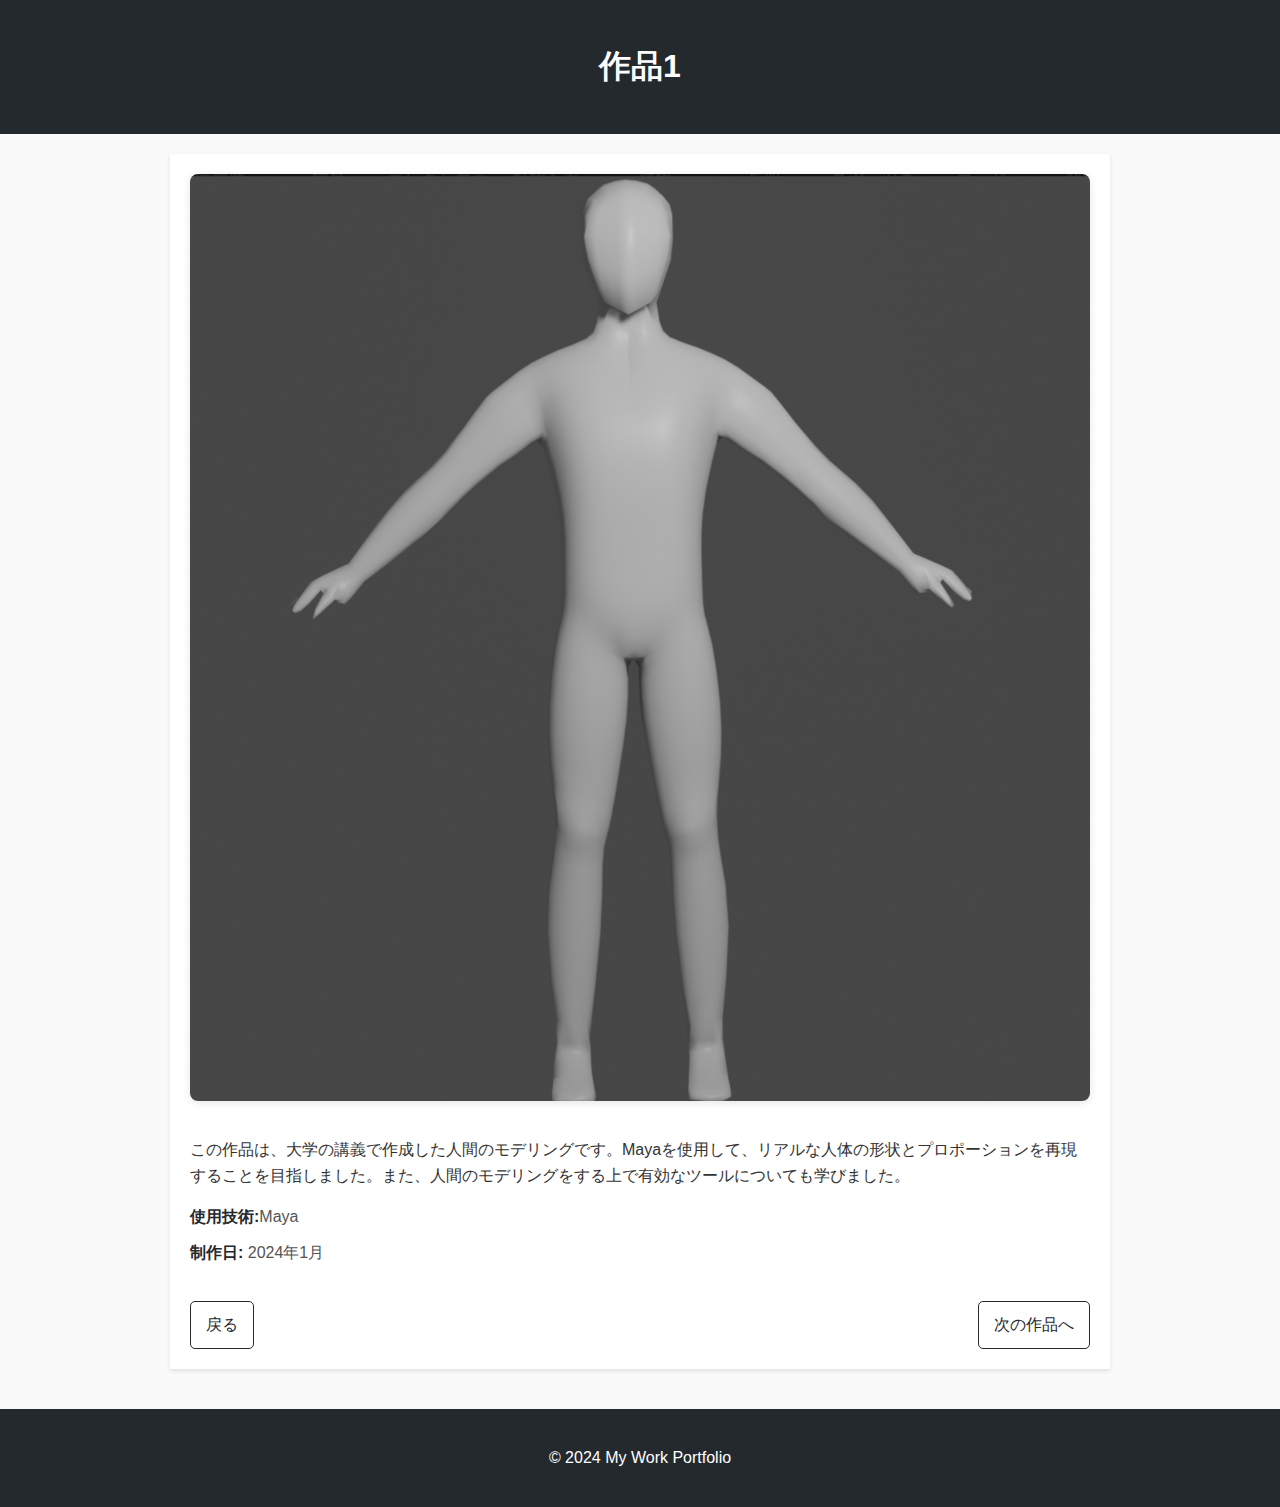
<file: works1.html>
<!DOCTYPE html>
<html lang="ja">
<head>
    <meta charset="UTF-8">
    <title>作品1の詳細</title>
    <meta name="viewport" content="width=device-width, initial-scale=1.0">
    <link rel="stylesheet" href="styles.css">
</head>
<body>
    <header class="work-header">
        <h1>作品1</h1>
    </header>
    <main class="work-main">
        <section class="work-details">
            <img src="img/works1.jpg" alt="作品1の説明" class="work-image">
            <div class="work-description">
                <p>この作品は、大学の講義で作成した人間のモデリングです。Mayaを使用して、リアルな人体の形状とプロポーションを再現することを目指しました。また、人間のモデリングをする上で有効なツールについても学びました。
                </p>
                <ul class="work-info">
                    <li><strong>使用技術:</strong>Maya</li>
                    <li><strong>制作日:</strong> 2024年1月</li>
                </ul>
            </div>
        </section>
        <nav class="navigation">
            <a href="index.html" class="back-link">戻る</a>
            <a href="works2.html" class="next-work-link">次の作品へ</a>
        </nav>
    </main>
    <footer class="work-footer">
        <p>&copy; 2024 My Work Portfolio</p>
    </footer>
</body>
</html>
</file>
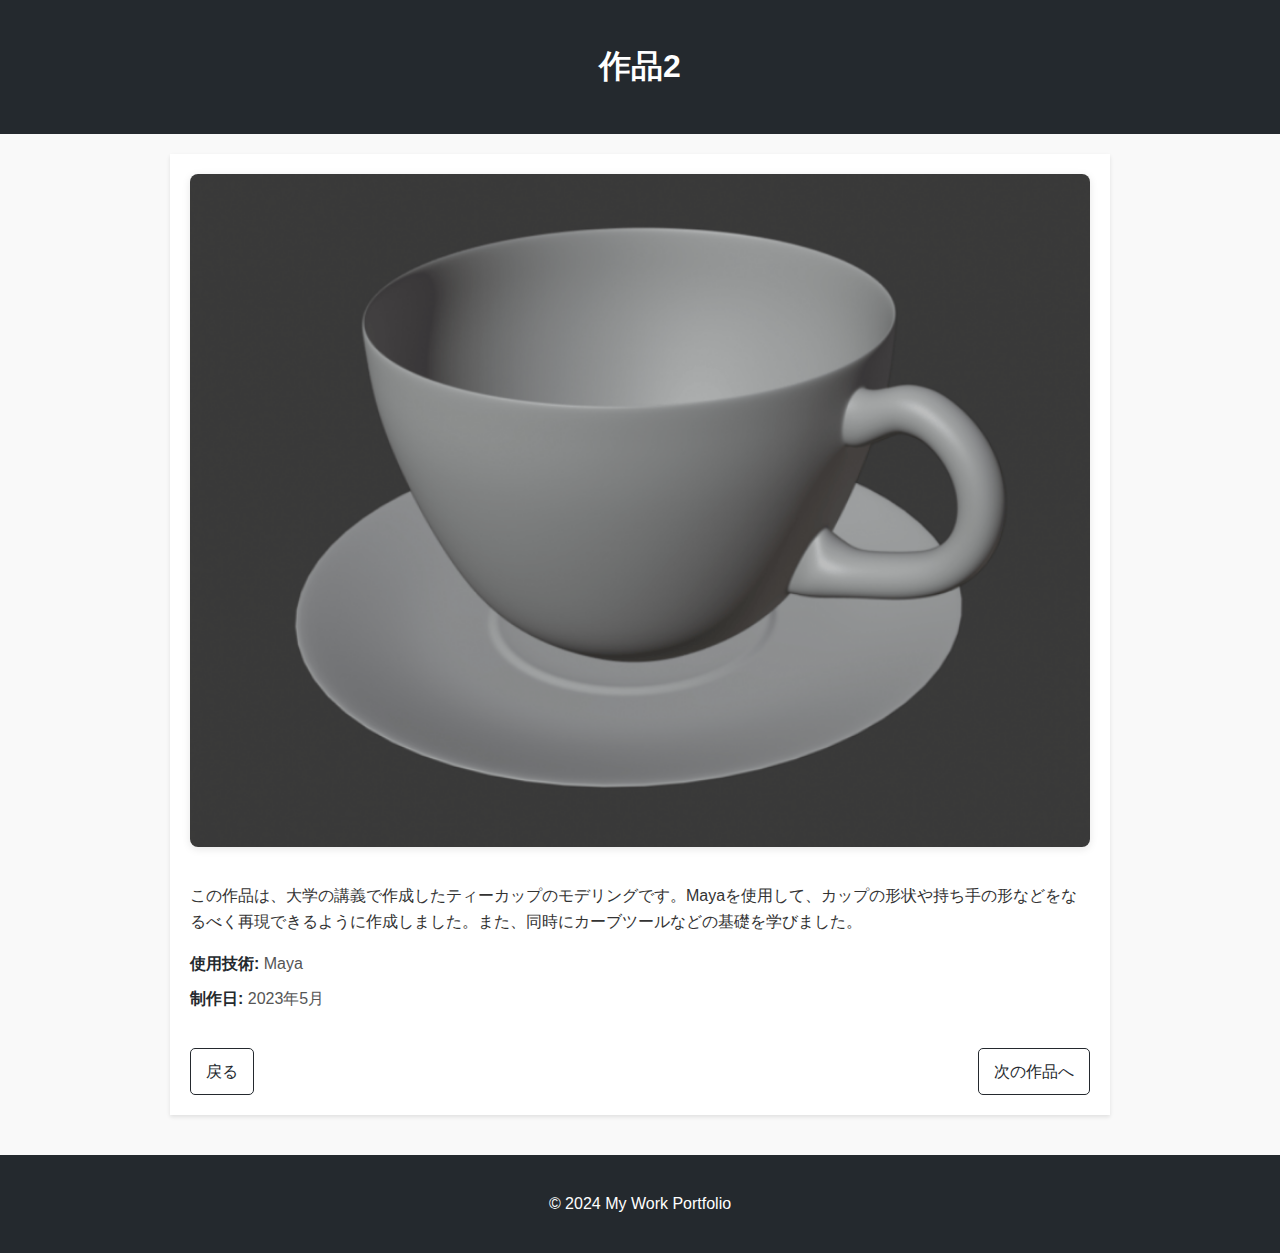
<file: works2.html>
<!DOCTYPE html>
<html lang="ja">
<head>
    <meta charset="UTF-8">
    <title>作品2の詳細</title>
    <meta name="viewport" content="width=device-width, initial-scale=1.0">
    <link rel="stylesheet" href="styles.css">
</head>
<body>
    <header class="work-header">
        <h1>作品2</h1>
    </header>
    <main class="work-main">
        <section class="work-details">
            <img src="img/works2.jpg" alt="作品2の説明" class="work-image">
            <div class="work-description">
                <p>この作品は、大学の講義で作成したティーカップのモデリングです。Mayaを使用して、カップの形状や持ち手の形などをなるべく再現できるように作成しました。また、同時にカーブツールなどの基礎を学びました。</p>
                <ul class="work-info">
                    <li><strong>使用技術:</strong> Maya</li>
                    <li><strong>制作日:</strong> 2023年5月</li>
                </ul>
            </div>
        </section>
        <nav class="navigation">
            <a href="index.html" class="back-link">戻る</a>
            <a href="works3.html" class="next-work-link">次の作品へ</a>
        </nav>
    </main>
    <footer class="work-footer">
        <p>&copy; 2024 My Work Portfolio</p>
    </footer>
</body>
</html>
</file>
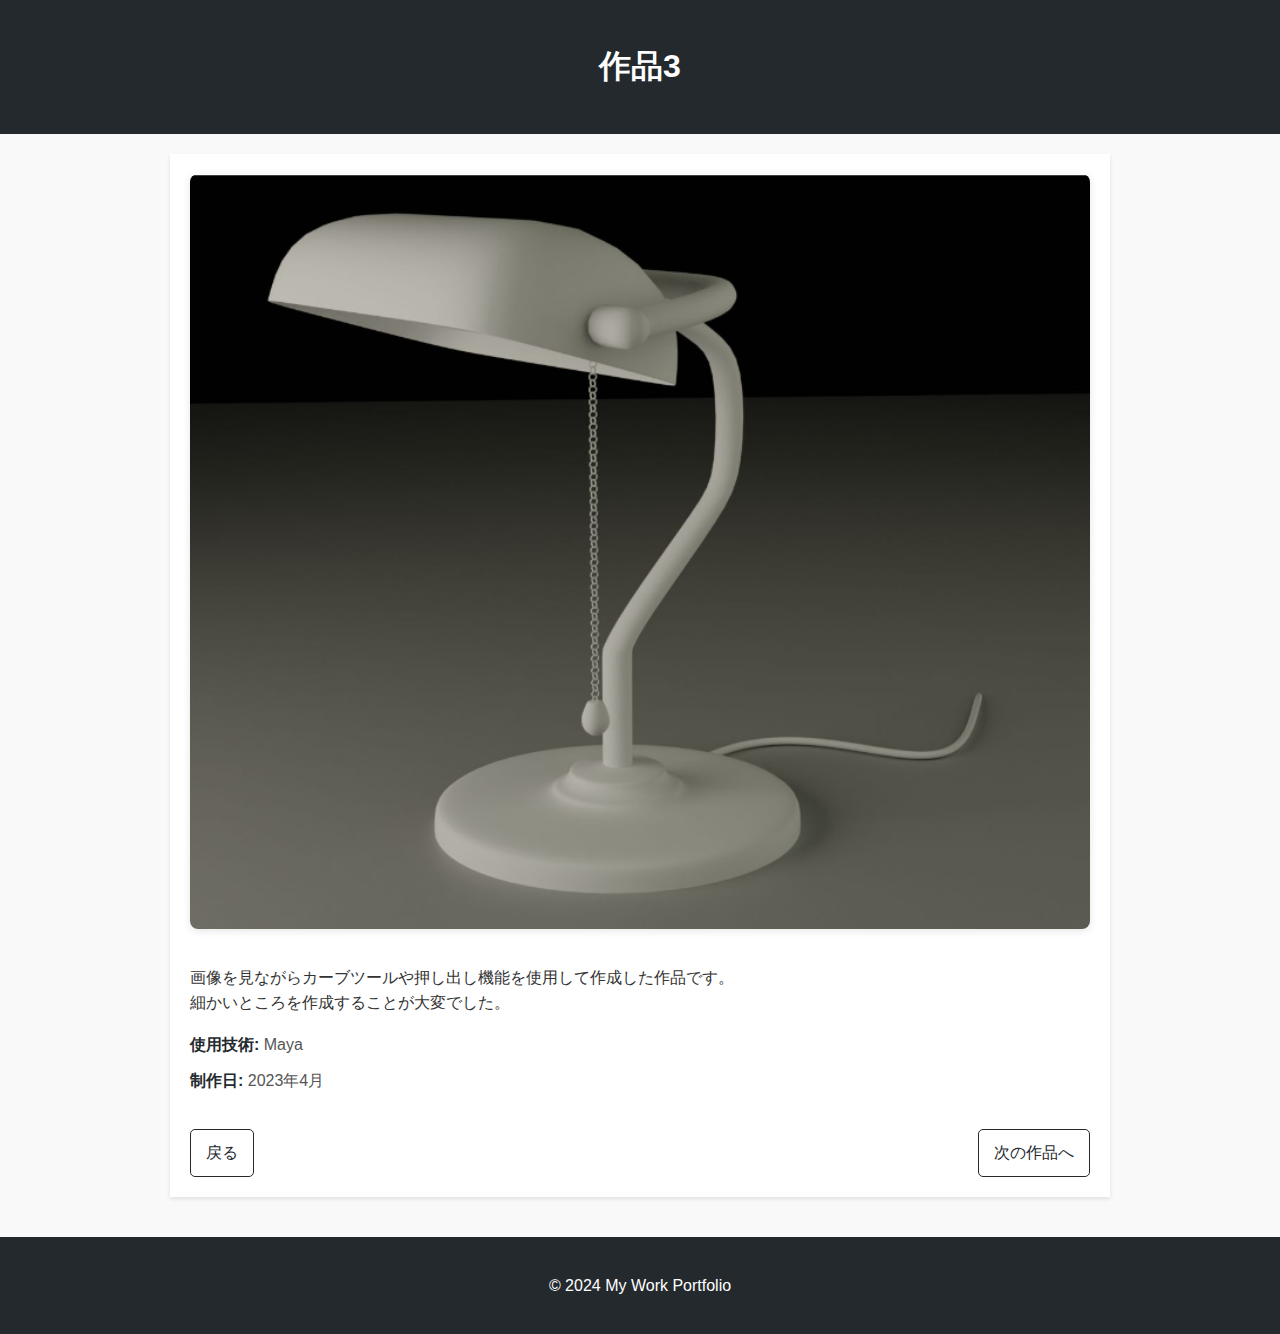
<file: works3.html>
<!DOCTYPE html>
<html lang="ja">
<head>
    <meta charset="UTF-8">
    <title>作品3の詳細</title>
    <meta name="viewport" content="width=device-width, initial-scale=1.0">
    <link rel="stylesheet" href="styles.css">
</head>
<body>
    <header class="work-header">
        <h1>作品3</h1>
    </header>
    <main class="work-main">
        <section class="work-details">
            <img src="img/works3.jpg" alt="作品3の説明" class="work-image">
            <div class="work-description">
                <p>画像を見ながらカーブツールや押し出し機能を使用して作成した作品です。<br>
                細かいところを作成することが大変でした。</p>
                <ul class="work-info">
                    <li><strong>使用技術:</strong> Maya</li>
                    <li><strong>制作日:</strong> 2023年4月</li>
                </ul>
            </div>
        </section>
        <nav class="navigation">
            <a href="index.html" class="back-link">戻る</a>
            <a href="works4.html" class="next-work-link">次の作品へ</a>
        </nav>
    </main>
    <footer class="work-footer">
        <p>&copy; 2024 My Work Portfolio</p>
    </footer>
</body>
</html>
</file>
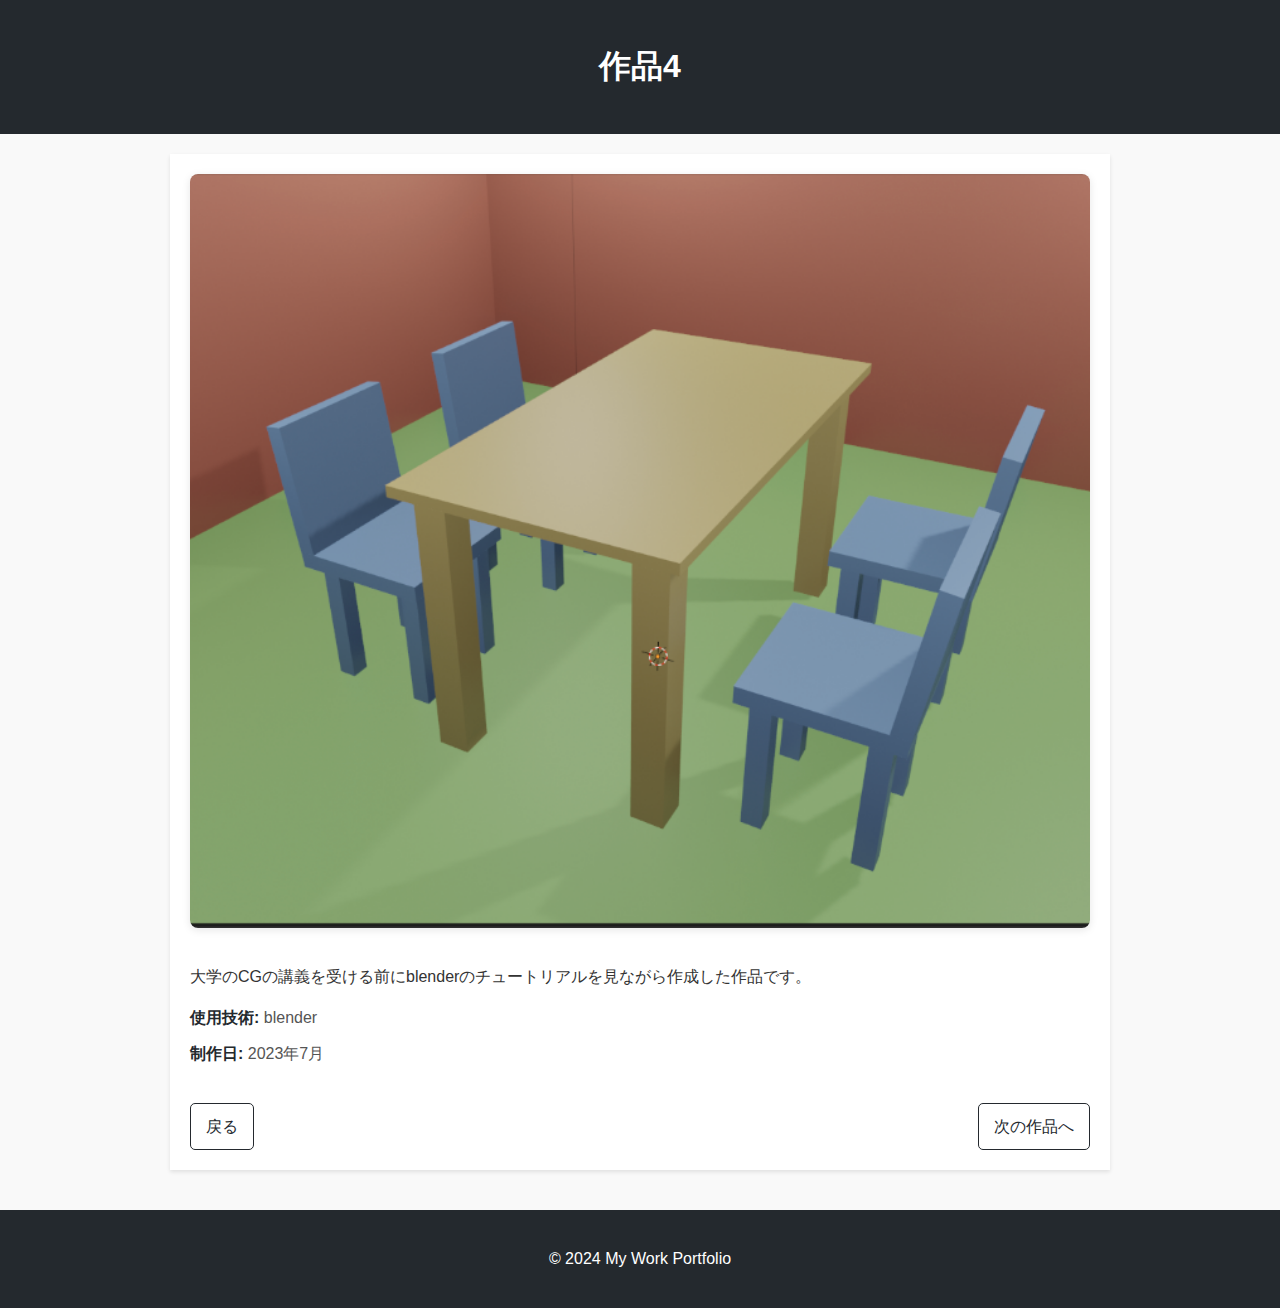
<file: works4.html>
<!DOCTYPE html>
<html lang="ja">
<head>
    <meta charset="UTF-8">
    <title>作品4の詳細</title>
    <meta name="viewport" content="width=device-width, initial-scale=1.0">
    <link rel="stylesheet" href="styles.css">
</head>
<body>
    <header class="work-header">
        <h1>作品4</h1>
    </header>
    <main class="work-main">
        <section class="work-details">
            <img src="img/works4.jpg" alt="作品4の説明" class="work-image">
            <div class="work-description">
                <p>大学のCGの講義を受ける前にblenderのチュートリアルを見ながら作成した作品です。</p>
                <ul class="work-info">
                    <li><strong>使用技術:</strong> blender</li>
                    <li><strong>制作日:</strong> 2023年7月</li>
                </ul>
            </div>
        </section>
        <nav class="navigation">
            <a href="index.html" class="back-link">戻る</a>
            <a href="works5.html" class="next-work-link">次の作品へ</a>
        </nav>
    </main>
    <footer class="work-footer">
        <p>&copy; 2024 My Work Portfolio</p>
    </footer>
</body>
</html>
</file>
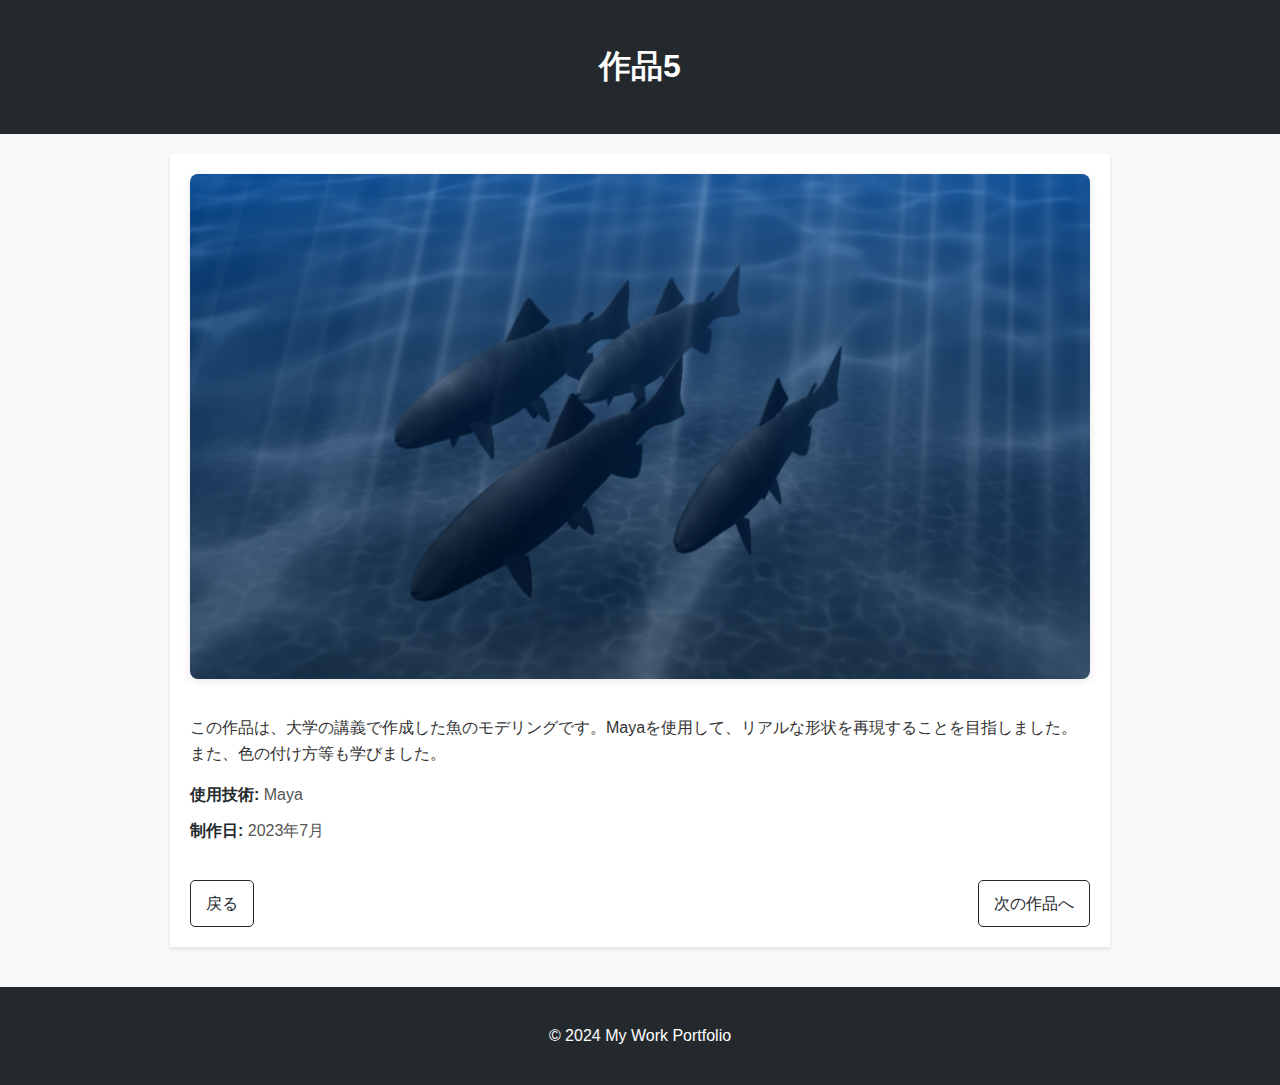
<file: works5.html>
<!DOCTYPE html>
<html lang="ja">
<head>
    <meta charset="UTF-8">
    <title>作品5の詳細</title>
    <meta name="viewport" content="width=device-width, initial-scale=1.0">
    <link rel="stylesheet" href="styles.css">
</head>
<body>
    <header class="work-header">
        <h1>作品5</h1>
    </header>
    <main class="work-main">
        <section class="work-details">
            <img src="img/works5.jpg" alt="作品5の説明" class="work-image">
            <div class="work-description">
                <p>この作品は、大学の講義で作成した魚のモデリングです。Mayaを使用して、リアルな形状を再現することを目指しました。また、色の付け方等も学びました。</p>
                <ul class="work-info">
                    <li><strong>使用技術:</strong> Maya</li>
                    <li><strong>制作日:</strong> 2023年7月</li>
                </ul>
            </div>
        </section>
        <nav class="navigation">
            <a href="index.html" class="back-link">戻る</a>
            <a href="works6.html" class="next-work-link">次の作品へ</a>
        </nav>
    </main>
    <footer class="work-footer">
        <p>&copy; 2024 My Work Portfolio</p>
    </footer>
</body>
</html>
</file>
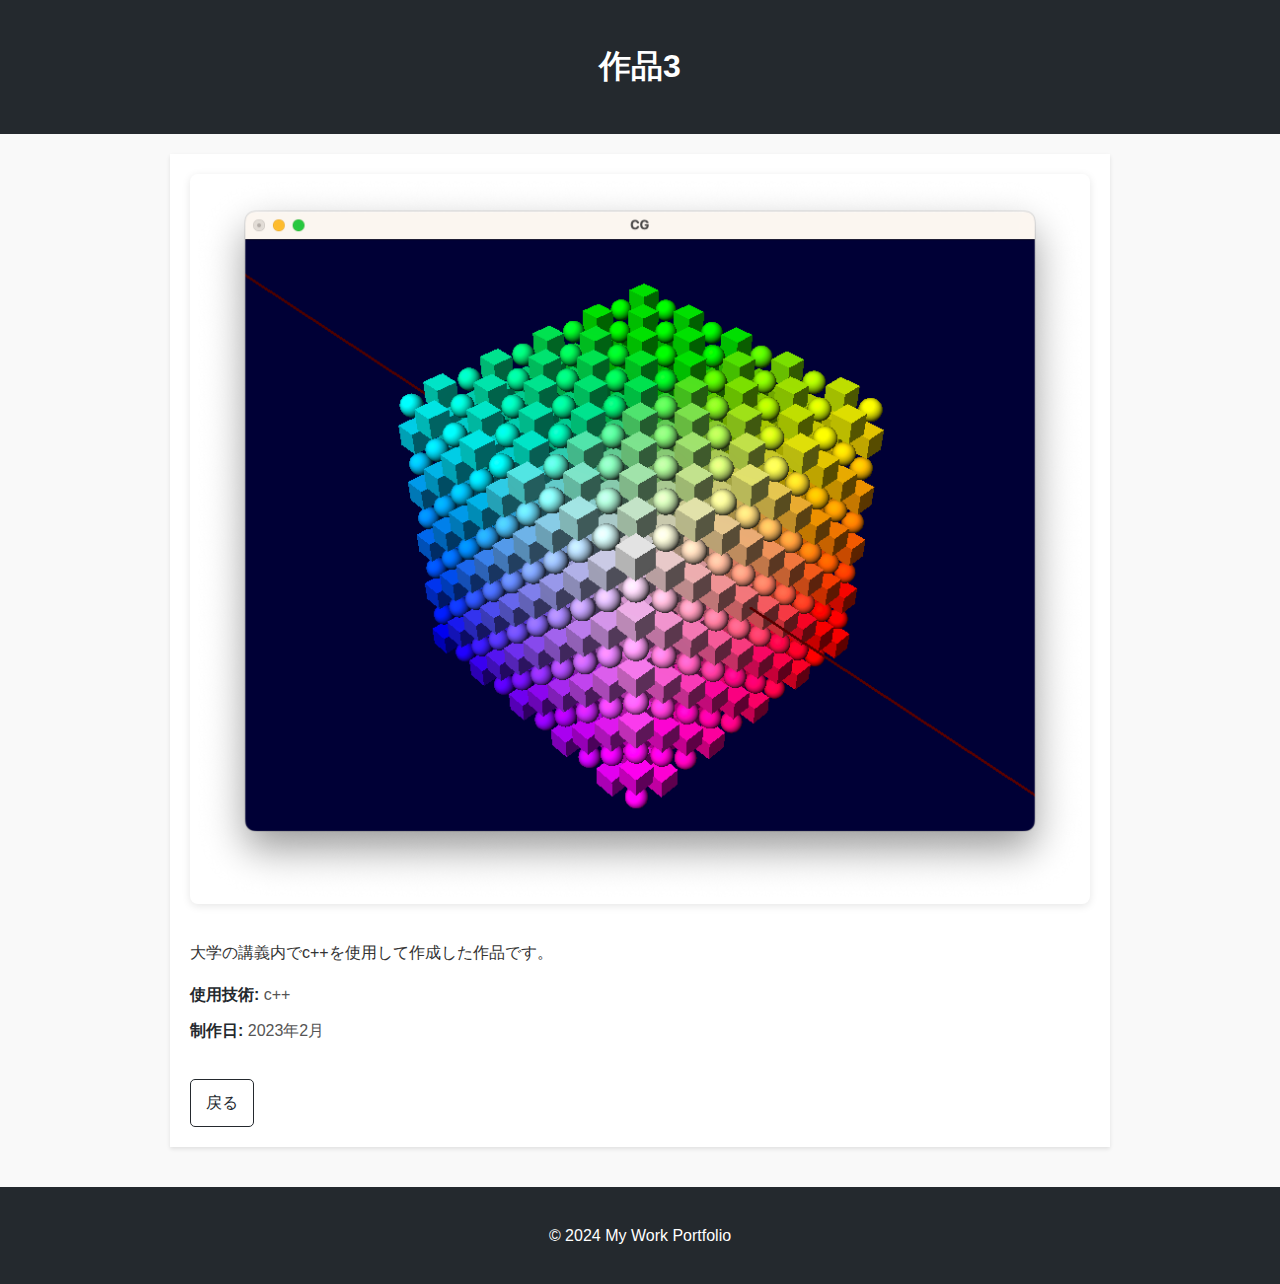
<file: works6.html>
<!DOCTYPE html>
<html lang="ja">
<head>
    <meta charset="UTF-8">
    <title>作品3の詳細</title>
    <meta name="viewport" content="width=device-width, initial-scale=1.0">
    <link rel="stylesheet" href="styles.css">
</head>
<body>
    <header class="work-header">
        <h1>作品3</h1>
    </header>
    <main class="work-main">
        <section class="work-details">
            <img src="img/works6.jpg" alt="作品6の説明" class="work-image">
            <div class="work-description">
                <p>大学の講義内でc++を使用して作成した作品です。</p>
                <ul class="work-info">
                    <li><strong>使用技術:</strong> c++</li>
                    <li><strong>制作日:</strong> 2023年2月</li>
                </ul>
            </div>
        </section>
        <nav class="navigation">
            <a href="index.html" class="back-link">戻る</a>
        </nav>
    </main>
    <footer class="work-footer">
        <p>&copy; 2024 My Work Portfolio</p>
    </footer>
</body>
</html>
</file>
<file: styles.css>
body {
    font-family: 'Segoe UI', Tahoma, Geneva, Verdana, sans-serif;
    line-height: 1.6;
    margin: 0;
    padding: 0;
    color: #333;
    background-color: #f9f9f9;
}

header.work-header {
    background-color: #24292e;
    color: #fff;
    text-align: center;
    padding: 20px;
}

main.work-main {
    max-width: 900px;
    margin: 20px auto;
    padding: 20px;
    background-color: #fff;
    box-shadow: 0 2px 4px rgba(0,0,0,0.1);
}

.work-details {
    display: flex;
    flex-wrap: wrap;
    gap: 20px;
}

.work-image {
    flex: 1 1 40%;
    max-width: 100%;
    height: auto;
    border-radius: 8px;
    box-shadow: 0 2px 8px rgba(0,0,0,0.1);
}

.work-description {
    flex: 1 1 55%;
}

.work-description h2 {
    margin-top: 0;
    color: #24292e;
}

.work-info {
    list-style-type: none;
    padding: 0;
}

.work-info li {
    margin-bottom: 10px;
    color: #555;
}

.work-info li strong {
    color: #24292e;
}

/* ナビゲーション */
.navigation {
    margin-top: 20px;
    display: flex;
    justify-content: space-between;
}

.back-link, .next-work-link {
    color: #24292e;
    text-decoration: none;
    padding: 10px 15px;
    border: 1px solid #24292e;
    border-radius: 5px;
    transition: background-color 0.3s, color 0.3s;
}

.back-link:hover, .next-work-link:hover {
    background-color: #24292e;
    color: #fff;
}

/* フッター */
footer.work-footer {
    text-align: center;
    padding: 20px;
    background-color: #24292e;
    color: #fff;
    margin-top: 40px;
}

/* レスポンシブ対応 */
@media screen and (max-width: 768px) {
    .work-details {
        flex-direction: column;
        align-items: center;
    }

    .work-image, .work-description {
        flex-basis: 100%;
        max-width: 100%;
    }
}
</file>
